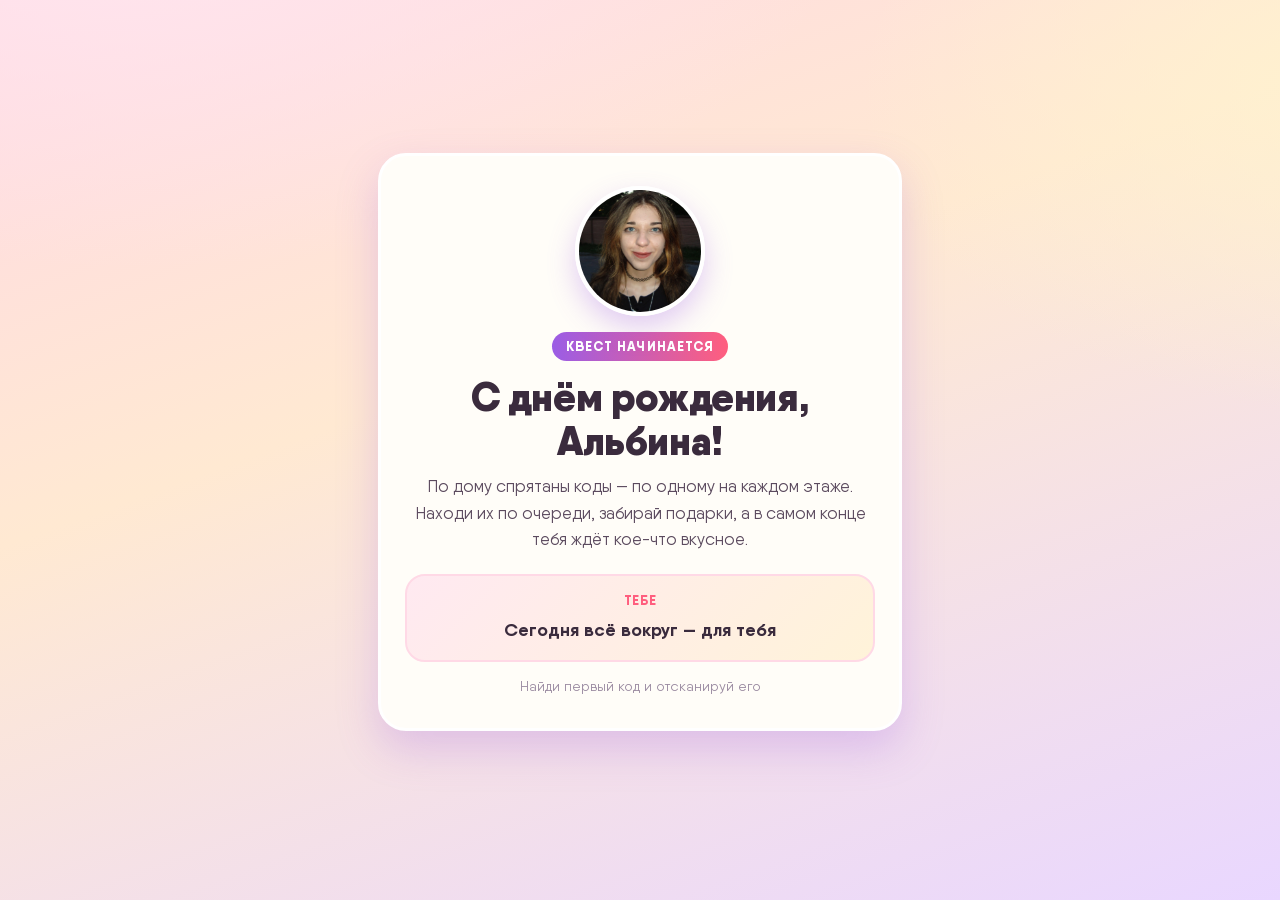
<file: index.html>
<!DOCTYPE html>
<html lang="ru">
<head>
  <meta charset="UTF-8" />
  <meta name="viewport" content="width=device-width, initial-scale=1.0, viewport-fit=cover" />
  <meta name="theme-color" content="#ff5e7e" />
  <title>Квест на день рождения</title>
  <link rel="stylesheet" href="style.css?v=26" />
</head>
<body>
  <!-- летящие шарики (фон) -->
  <div class="balloons" aria-hidden="true">
    <span class="balloon b1">🎈</span>
    <span class="balloon b2">🎈</span>
    <span class="balloon b3">🎈</span>
    <span class="balloon b4">🎈</span>
    <span class="balloon b5">🎈</span>
  </div>

  <!-- холст для конфетти -->
  <canvas id="confetti" aria-hidden="true"></canvas>

  <main id="app" class="app">
    <!-- сюда app.js рендерит текущий экран -->
  </main>

  <script src="config.js?v=26"></script>
  <script src="app.js?v=26"></script>
</body>
</html>
</file>
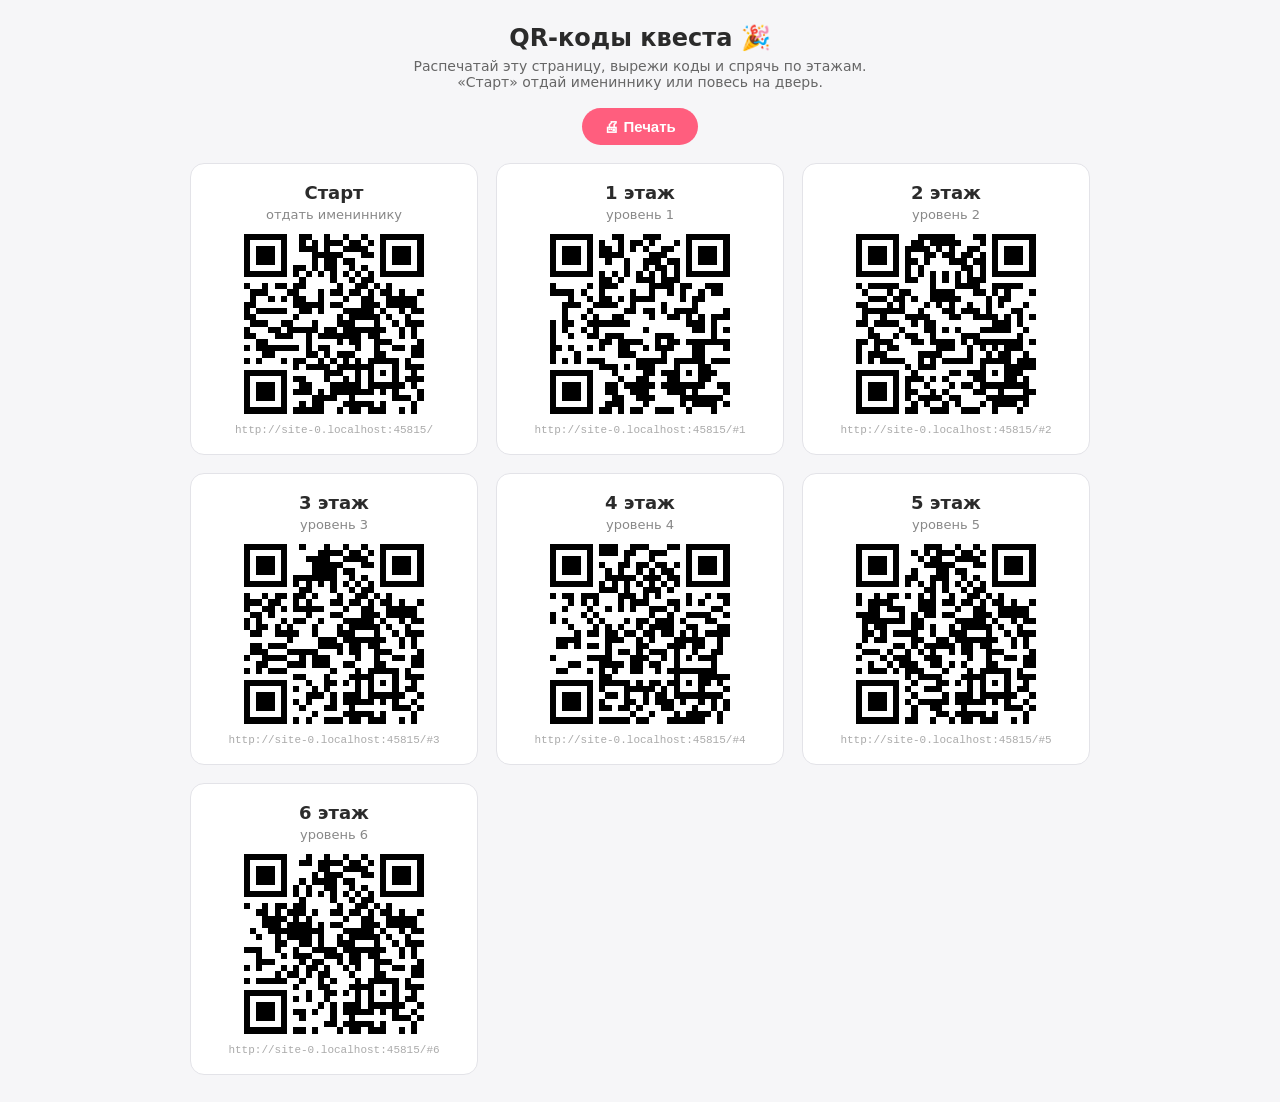
<file: qr.html>
<!DOCTYPE html>
<html lang="ru">
<head>
  <meta charset="UTF-8" />
  <meta name="viewport" content="width=device-width, initial-scale=1.0" />
  <title>QR-коды для печати · Квест</title>
  <style>
    * { box-sizing: border-box; }
    body {
      font-family: system-ui, -apple-system, "Segoe UI", sans-serif;
      margin: 0; padding: 24px; color: #2b2b2b; background: #f6f6f8;
    }
    .head {
      max-width: 900px; margin: 0 auto 18px; text-align: center;
    }
    .head h1 { margin: 0 0 6px; font-size: 24px; }
    .head p { margin: 4px 0; color: #666; font-size: 14px; }
    .base {
      display: inline-block; margin-top: 6px; padding: 6px 12px;
      background: #fff; border: 1px solid #ddd; border-radius: 8px;
      font-family: ui-monospace, Menlo, monospace; font-size: 13px;
      word-break: break-all;
    }
    .btn {
      margin-top: 14px; cursor: pointer; border: 0; border-radius: 999px;
      background: #ff5e7e; color: #fff; font-weight: 700; font-size: 15px;
      padding: 10px 22px;
    }
    .warn {
      max-width: 900px; margin: 0 auto 18px; padding: 12px 16px;
      background: #fff4d6; border: 1px solid #ffd23f; border-radius: 10px;
      font-size: 14px; color: #6b5a00; display: none;
    }
    .grid {
      max-width: 900px; margin: 0 auto;
      display: grid; grid-template-columns: repeat(auto-fill, minmax(220px, 1fr));
      gap: 18px;
    }
    .qr-card {
      background: #fff; border: 1px solid #e3e3e8; border-radius: 14px;
      padding: 18px 14px; text-align: center; break-inside: avoid;
    }
    .qr-card .label { font-size: 18px; font-weight: 800; margin-bottom: 4px; }
    .qr-card .sub { font-size: 13px; color: #888; margin-bottom: 12px; }
    .qr-card .qrbox { display: flex; justify-content: center; }
    .qr-card .qrbox img, .qr-card .qrbox canvas { width: 180px !important; height: 180px !important; }
    .qr-card .url {
      margin-top: 10px; font-family: ui-monospace, Menlo, monospace;
      font-size: 11px; color: #aaa; word-break: break-all;
    }
    @media print {
      body { background: #fff; padding: 0; }
      .head .btn, .warn { display: none !important; }
      .qr-card { border-color: #ccc; }
    }
  </style>
</head>
<body>
  <div class="head">
    <h1>QR-коды квеста 🎉</h1>
    <p>Распечатай эту страницу, вырежи коды и спрячь по этажам.<br>
       «Старт» отдай имениннику или повесь на дверь.</p>
    <button class="btn" onclick="window.print()">🖨 Печать</button>
  </div>

  <div class="grid" id="grid"></div>

  <script src="config.js?v=26"></script>
  <script src="lib/qrcode.min.js"></script>
  <script>
    (function () {
      // базовый адрес = текущий URL без qr.html, ?, #
      var base = location.href.split("#")[0].split("?")[0].replace(/qr\.html$/i, "");
      if (!/\/$/.test(base)) base += "/";

      var items = [{ label: "Старт", sub: "отдать имениннику", url: base }];
      QUEST.floors.forEach(function (f, i) {
        items.push({
          label: f.floor,
          sub: "уровень " + (i + 1),
          url: base + "#" + (i + 1),
        });
      });

      var grid = document.getElementById("grid");
      items.forEach(function (it) {
        var card = document.createElement("div");
        card.className = "qr-card";
        card.innerHTML =
          '<div class="label">' + it.label + "</div>" +
          '<div class="sub">' + it.sub + "</div>" +
          '<div class="qrbox"></div>' +
          '<div class="url">' + it.url + "</div>";
        grid.appendChild(card);
        new QRCode(card.querySelector(".qrbox"), {
          text: it.url,
          width: 180,
          height: 180,
          correctLevel: QRCode.CorrectLevel.M,
        });
      });
    })();
  </script>
</body>
</html>
</file>
<file: style.css>
/* ===========================================================
   Квест на день рождения — праздничный яркий стиль
   =========================================================== */

/* ---------- шрифт Qanelas ---------- */
@font-face {
  font-family: "Qanelas"; font-style: normal; font-weight: 400; font-display: swap;
  src: url("fonts/Qanelas-Regular.woff2") format("woff2"),
       url("fonts/Qanelas-Regular.woff") format("woff");
}
@font-face {
  font-family: "Qanelas"; font-style: normal; font-weight: 500; font-display: swap;
  src: url("fonts/Qanelas-Medium.woff2") format("woff2"),
       url("fonts/Qanelas-Medium.woff") format("woff");
}
@font-face {
  font-family: "Qanelas"; font-style: normal; font-weight: 600; font-display: swap;
  src: url("fonts/Qanelas-SemiBold.woff2") format("woff2"),
       url("fonts/Qanelas-SemiBold.woff") format("woff");
}
@font-face {
  font-family: "Qanelas"; font-style: normal; font-weight: 700; font-display: swap;
  src: url("fonts/Qanelas-Bold.woff2") format("woff2"),
       url("fonts/Qanelas-Bold.woff") format("woff");
}
@font-face {
  font-family: "Qanelas"; font-style: normal; font-weight: 800; font-display: swap;
  src: url("fonts/Qanelas-ExtraBold.woff2") format("woff2"),
       url("fonts/Qanelas-ExtraBold.woff") format("woff");
}
@font-face {
  font-family: "Qanelas"; font-style: normal; font-weight: 900; font-display: swap;
  src: url("fonts/Qanelas-Black.woff2") format("woff2"),
       url("fonts/Qanelas-Black.woff") format("woff");
}

:root {
  --pink: #ff5e7e;
  --coral: #ff8a5b;
  --gold: #ffd23f;
  --purple: #9b5de5;
  --mint: #5ee6a8;
  --ink: #3a2b3d;
  --card: #fffdf8;
  --shadow: 0 18px 40px rgba(155, 93, 229, 0.25);
}

* { box-sizing: border-box; margin: 0; padding: 0; }

html, body { height: 100%; }

body {
  font-family: "Qanelas", system-ui, -apple-system, sans-serif;
  color: var(--ink);
  background:
    radial-gradient(1200px 600px at 10% -10%, #ffe6ef 0%, transparent 60%),
    radial-gradient(1000px 600px at 110% 10%, #fff2cf 0%, transparent 55%),
    linear-gradient(160deg, #ffd9e3 0%, #ffe9d2 40%, #e9d7ff 100%);
  background-attachment: fixed;
  min-height: 100%;
  overflow-x: hidden;
  -webkit-tap-highlight-color: transparent;
}

/* ---------- летящие шарики ---------- */
.balloons {
  position: fixed; inset: 0; pointer-events: none; z-index: 0;
  overflow: hidden;
}
.balloon {
  position: absolute; bottom: -80px; font-size: 44px;
  opacity: 0.55; filter: drop-shadow(0 6px 6px rgba(0,0,0,0.08));
  animation: float-up linear infinite;
}
.b1 { left: 8%;  animation-duration: 18s; animation-delay: 0s;  }
.b2 { left: 30%; animation-duration: 24s; animation-delay: 4s; font-size: 34px; }
.b3 { left: 52%; animation-duration: 20s; animation-delay: 9s;  }
.b4 { left: 74%; animation-duration: 27s; animation-delay: 2s; font-size: 52px; }
.b5 { left: 90%; animation-duration: 22s; animation-delay: 12s; font-size: 30px; }

@keyframes float-up {
  0%   { transform: translateY(0) rotate(-6deg); }
  50%  { transform: translateY(-55vh) rotate(6deg); }
  100% { transform: translateY(-115vh) rotate(-6deg); }
}

/* ---------- холст конфетти ---------- */
#confetti {
  position: fixed; inset: 0; pointer-events: none; z-index: 50;
}

/* ---------- разметка ---------- */
.app {
  position: relative; z-index: 1;
  max-width: 560px; margin: 0 auto;
  min-height: 100%;
  padding: 24px 18px calc(40px + env(safe-area-inset-bottom));
  display: flex; flex-direction: column; justify-content: center;
}

/* ---------- карточка ---------- */
.card {
  background: var(--card);
  border-radius: 28px;
  box-shadow: var(--shadow);
  padding: 30px 24px 34px;
  text-align: center;
  border: 3px solid #fff;
  animation: pop-in 0.5s cubic-bezier(0.18, 1.25, 0.4, 1) both;
}

@keyframes pop-in {
  from { opacity: 0; transform: translateY(22px) scale(0.96); }
  to   { opacity: 1; transform: translateY(0) scale(1); }
}

/* ---------- прогресс ---------- */
.progress-wrap {
  margin-bottom: 18px;
  animation: pop-in 0.5s ease both;
}
.progress-label {
  font-weight: 800; font-size: 14px; letter-spacing: 0.02em;
  color: var(--purple); margin-bottom: 8px;
  text-transform: uppercase;
}
.progress-bar {
  height: 14px; border-radius: 999px;
  background: #f0e6f7; overflow: hidden;
  box-shadow: inset 0 2px 4px rgba(0,0,0,0.06);
}
.progress-fill {
  height: 100%; border-radius: 999px;
  background: linear-gradient(90deg, var(--pink), var(--coral), var(--gold));
  transition: width 0.7s cubic-bezier(0.3, 1.2, 0.4, 1);
  box-shadow: 0 0 12px rgba(255, 94, 126, 0.5);
}

/* ---------- типографика ---------- */
.eyebrow {
  display: inline-block;
  font-weight: 800; font-size: 13px; letter-spacing: 0.08em;
  text-transform: uppercase;
  color: #fff;
  background: linear-gradient(90deg, var(--purple), var(--pink));
  padding: 6px 14px; border-radius: 999px; margin-bottom: 14px;
}

h1, h2 {
  font-family: "Qanelas", system-ui, sans-serif;
  font-weight: 900; letter-spacing: -0.01em;
  line-height: 1.1; color: var(--ink);
}
h1 { font-size: clamp(28px, 8vw, 40px); margin-bottom: 10px; }
h2 { font-size: clamp(24px, 7vw, 32px); margin-bottom: 8px; }

.lead { font-size: 17px; line-height: 1.55; color: #5b4a5e; margin: 6px 0 4px; }

.hero-photo {
  width: 130px; height: 130px; object-fit: cover;
  object-position: 76% center; /* лицо смещено вправо на фото — центрируем его */
  border-radius: 50%; display: block; margin: 0 auto 16px;
  cursor: pointer; user-select: none;
  border: 4px solid #fff;
  box-shadow: 0 12px 28px rgba(155, 93, 229, 0.3);
  animation: pop-in 0.6s cubic-bezier(0.18, 1.25, 0.4, 1) both;
}

.emoji-big { font-size: 64px; line-height: 1; margin-bottom: 8px; display:block;
  animation: wiggle 2.2s ease-in-out infinite; }
@keyframes wiggle {
  0%,100% { transform: rotate(-7deg) scale(1); }
  50%     { transform: rotate(7deg) scale(1.08); }
}

/* ---------- блок подарка ---------- */
.gift {
  margin: 18px auto; max-width: 90%;
  background: linear-gradient(135deg, #fff4d6, #ffe0e9);
  border: 2px dashed var(--coral);
  border-radius: 20px; padding: 16px 18px;
}
.gift .gift-title {
  font-weight: 800; font-size: 13px; text-transform: uppercase;
  letter-spacing: 0.05em; color: var(--coral); margin-bottom: 4px;
}
.gift .gift-name { font-size: 20px; font-weight: 800; color: var(--ink); }

/* ---------- медиа на финале (без пустой рамки) ---------- */
.final-media { margin-top: 20px; }
.final-media img, .final-media video {
  width: 100%; max-height: 70vh; border-radius: 18px; display: block;
  box-shadow: 0 8px 20px rgba(0, 0, 0, 0.12);
}
.final-media video { width: auto; max-width: 100%; margin: 0 auto; }

/* ---------- блок «приятность» ---------- */
.treat {
  margin-top: 22px;
  background: linear-gradient(135deg, #ffe9f1, #fff3d9);
  border-radius: 20px; padding: 16px 18px;
  border: 2px solid #ffd9e6;
}
.treat .treat-title {
  font-weight: 800; font-size: 13px; text-transform: uppercase;
  letter-spacing: 0.05em; color: var(--pink); margin-bottom: 8px;
}
.treat .treat-text {
  font-size: 18px; font-weight: 700; line-height: 1.45; color: var(--ink);
}

/* ---------- блок подсказки ---------- */
.hint {
  margin-top: 22px;
  background: #faf4ff;
  border-radius: 20px; padding: 16px;
  border: 2px solid #efe2fb;
}
.hint .hint-title {
  font-weight: 800; font-size: 13px; text-transform: uppercase;
  letter-spacing: 0.05em; color: var(--purple); margin-bottom: 12px;
  display: flex; align-items: center; justify-content: center; gap: 6px;
}
.hint img, .hint video, .hint iframe {
  width: 100%; max-height: 60vh; border-radius: 16px; display: block;
  background: #eee; border: 0;
  box-shadow: 0 8px 20px rgba(0,0,0,0.12);
}
.hint iframe { aspect-ratio: 16 / 9; height: auto; }
.hint .caption {
  margin-top: 12px; font-size: 17px; font-weight: 700;
  line-height: 1.45; color: #4a3a4d;
}

/* ---------- кнопка ---------- */
.btn {
  display: inline-flex; align-items: center; gap: 8px;
  margin-top: 24px;
  font-family: "Qanelas", sans-serif; font-weight: 700; font-size: 18px;
  color: #fff; text-decoration: none; cursor: pointer; border: 0;
  padding: 14px 28px; border-radius: 999px;
  background: linear-gradient(90deg, var(--pink), var(--coral));
  box-shadow: 0 10px 24px rgba(255, 94, 126, 0.45);
  transition: transform 0.15s ease, box-shadow 0.15s ease;
}
.btn:active { transform: scale(0.96); box-shadow: 0 6px 14px rgba(255,94,126,0.4); }

/* кнопка поздравления */
.btn-congrats {
  background: linear-gradient(90deg, var(--purple), var(--pink), var(--gold));
  box-shadow: 0 10px 24px rgba(155, 93, 229, 0.4);
  animation: pulse 1.8s ease-in-out infinite;
}
@keyframes pulse {
  0%, 100% { transform: scale(1); }
  50%      { transform: scale(1.05); }
}

/* блок поздравления */
.congrats {
  margin-top: 22px;
  background: linear-gradient(135deg, #fff0f6, #f3e8ff);
  border: 2px solid #f0d9ff;
  border-radius: 20px; padding: 16px;
}
.congrats.show { animation: pop-in 0.5s cubic-bezier(0.18, 1.25, 0.4, 1) both; }
.congrats-poster {
  width: 100%; max-height: 60vh; object-fit: contain;
  border-radius: 18px; display: block; margin-top: 20px;
  box-shadow: 0 8px 20px rgba(0,0,0,0.12);
}

.congrats-from {
  margin-top: 22px; font-weight: 800; font-size: 17px;
  color: var(--purple);
}

/* открытка в блюре, пока не нажмёшь */
.poster-wrap {
  position: relative; margin-top: 20px; border-radius: 18px;
  overflow: hidden; cursor: pointer;
  box-shadow: 0 8px 20px rgba(0,0,0,0.12);
}
.poster-wrap .congrats-poster {
  margin-top: 0; border-radius: 0; box-shadow: none;
  transition: filter 0.45s ease, transform 0.45s ease;
}
.poster-wrap.blurred .congrats-poster { filter: blur(20px); transform: scale(1.1); }
.poster-hint {
  position: absolute; inset: 0; display: flex;
  align-items: center; justify-content: center;
  font-weight: 800; font-size: 18px; color: #fff;
  text-shadow: 0 2px 10px rgba(0,0,0,0.55);
  pointer-events: none; transition: opacity 0.3s ease;
}
.poster-wrap:not(.blurred) .poster-hint { opacity: 0; }

/* ---------- история-комикс ---------- */
.story { text-align: left; }
.story-sec { margin: 16px 0; }
.story-text {
  font-size: 16px; line-height: 1.55; font-weight: 600; color: var(--ink);
}
.story-sec video { margin-top: 12px; }

.slider {
  display: flex; gap: 14px; overflow-x: auto;
  scroll-snap-type: x mandatory; -webkit-overflow-scrolling: touch;
  padding: 6px 2px 10px; scrollbar-width: none;
}
.slider::-webkit-scrollbar { display: none; }
.panel {
  flex: 0 0 86%; scroll-snap-align: center;
  background: #fff; border: 3px solid var(--ink); border-radius: 16px;
  overflow: hidden; box-shadow: 6px 6px 0 rgba(58, 43, 61, 0.18);
}
.panel-photo {
  position: relative; width: 100%; aspect-ratio: 4 / 3;
  background-color: var(--purple);
  background-image: linear-gradient(135deg, var(--pink), var(--purple));
  background-size: cover; background-position: center;
}
.panel-badge {
  position: absolute; top: 10px; left: 10px;
  min-width: 34px; height: 34px; padding: 0 9px;
  display: flex; align-items: center; justify-content: center;
  background: var(--ink); color: #fff; border-radius: 999px;
  font-weight: 800; font-size: 16px;
}
.panel-cap {
  padding: 14px 16px; font-size: 16px; font-weight: 700;
  line-height: 1.4; color: var(--ink); border-top: 3px solid var(--ink);
}
.slider-hint {
  text-align: center; font-size: 13px; font-weight: 700; color: #9a8aa0;
  margin-top: 2px; text-transform: uppercase; letter-spacing: 0.05em;
}

/* видео подгоняется под свой размер — без серых полей по бокам */
.hint video, .congrats video {
  width: auto; max-width: 100%; height: auto;
  margin-left: auto; margin-right: auto;
  background: transparent;
}
.congrats-title {
  font-weight: 800; font-size: 13px; text-transform: uppercase;
  letter-spacing: 0.05em; color: var(--pink); margin-bottom: 12px;
}
.congrats img, .congrats video, .congrats iframe {
  width: 100%; max-height: 70vh; border-radius: 16px; display: block;
  background: #eee; border: 0;
  box-shadow: 0 8px 20px rgba(0,0,0,0.12);
}
.congrats iframe { aspect-ratio: 16 / 9; height: auto; }
.congrats .caption {
  margin-top: 12px; font-size: 19px; font-weight: 800;
  line-height: 1.4; color: var(--ink);
}

/* ---------- мелочи ---------- */
.foot-note { margin-top: 16px; font-size: 14px; color: #9a8aa0; }

@media (prefers-reduced-motion: reduce) {
  .balloon, .emoji-big, .card, .progress-wrap { animation: none !important; }
}
</file>
